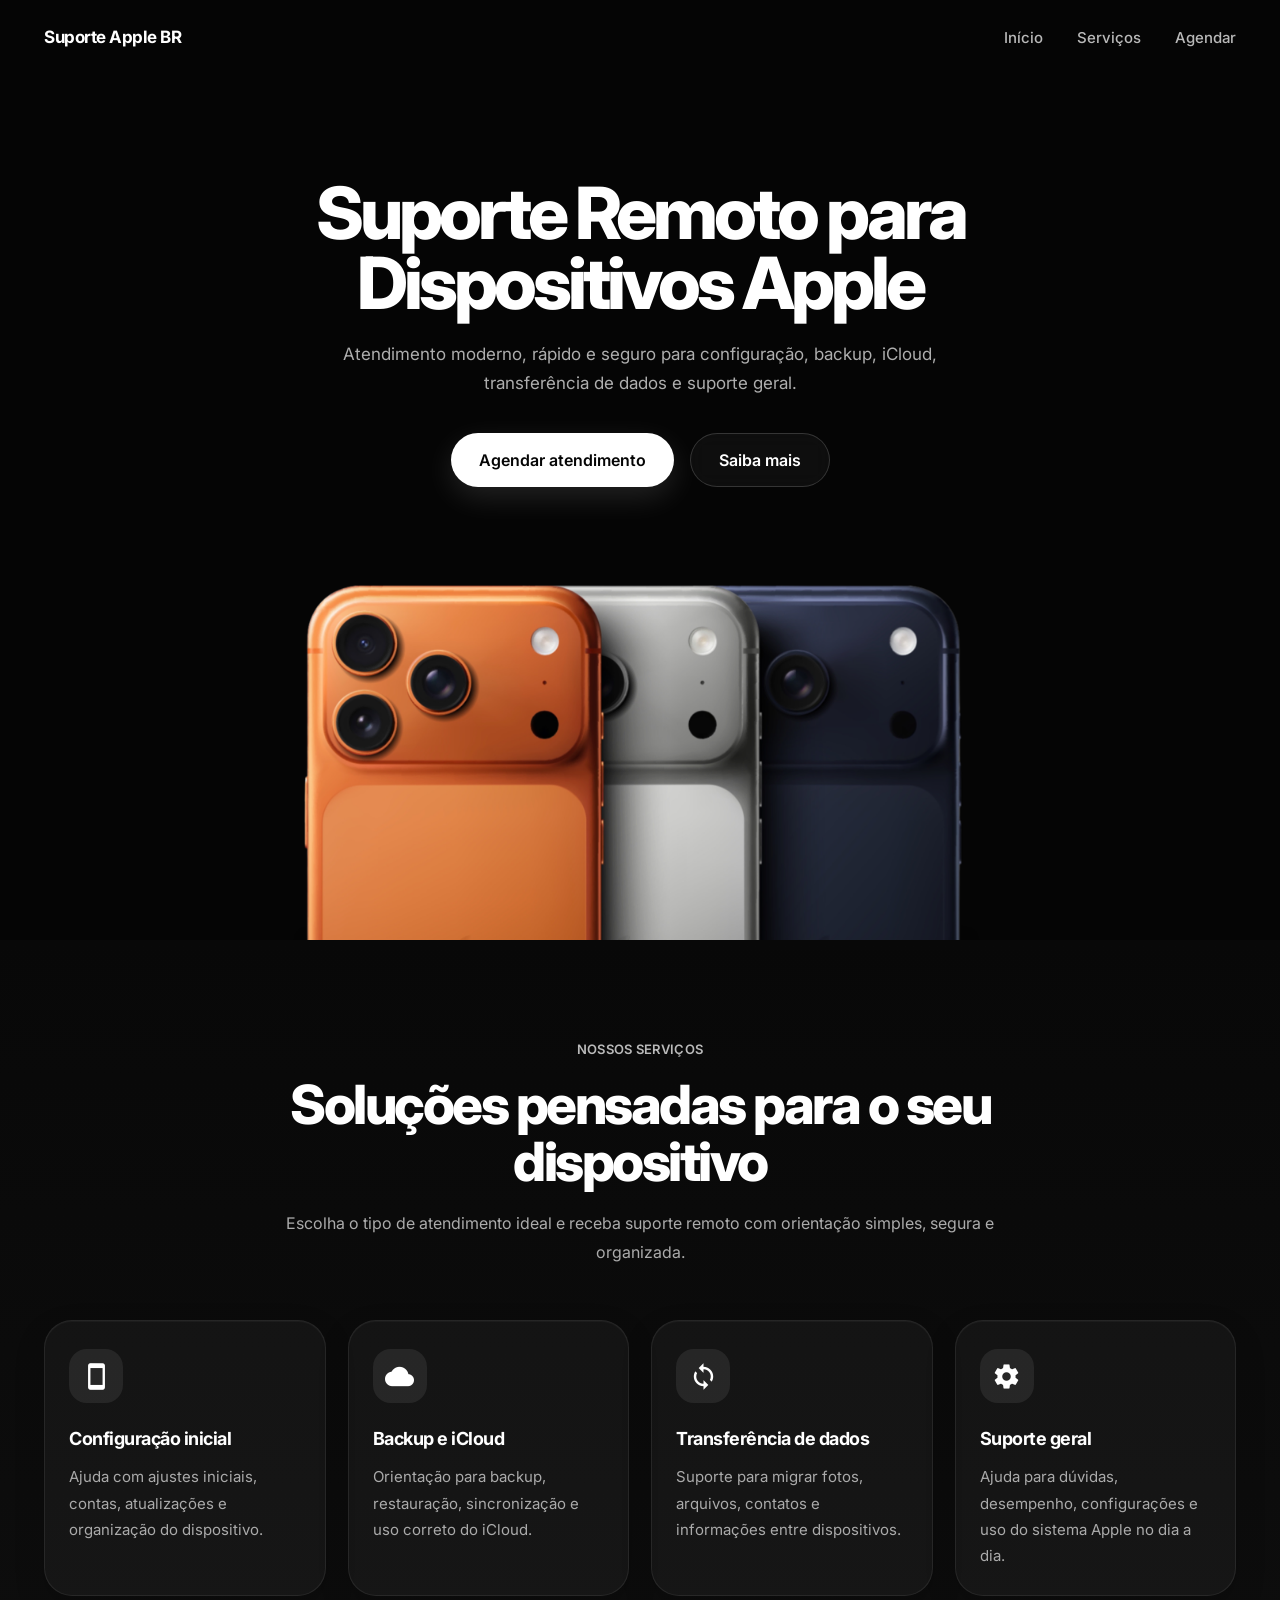
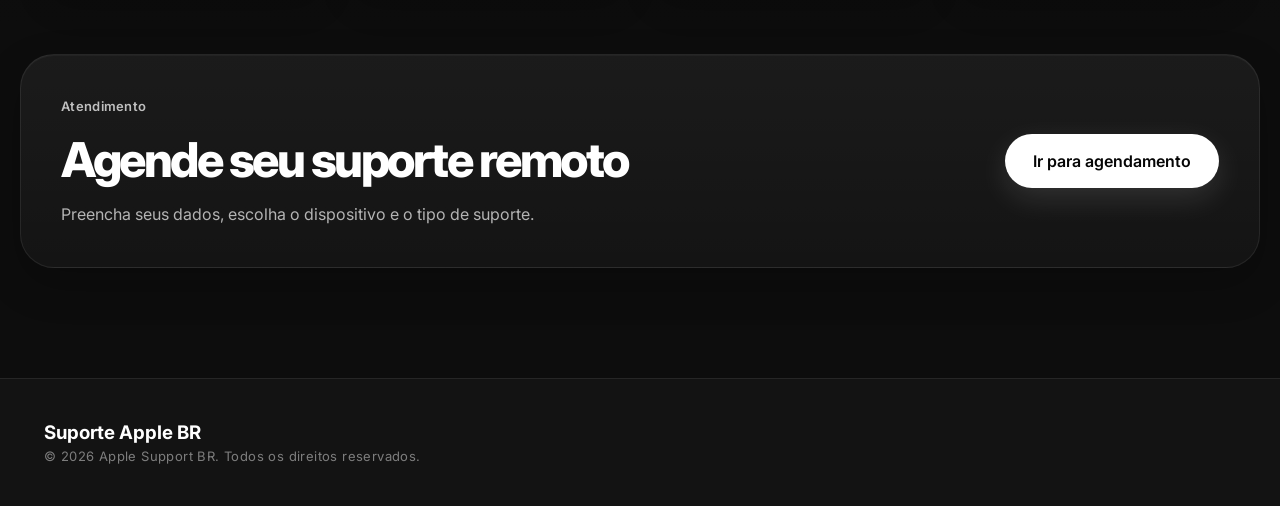
<file: index.html>
<!DOCTYPE html>
<html lang="pt-BR">
<head>
  <meta charset="UTF-8">
  <meta name="viewport" content="width=device-width, initial-scale=1.0">
  <title>Suporte Apple BR</title>

  <link rel="shortcut icon" href="./abas/images/applesupport.ico" type="image/x-icon">
  <link rel="preconnect" href="https://fonts.googleapis.com">
  <link rel="preconnect" href="https://fonts.gstatic.com" crossorigin>
  <link href="https://fonts.googleapis.com/css2?family=Inter:wght@400;500;600;700;800&display=swap" rel="stylesheet">
  <link href="https://fonts.googleapis.com/icon?family=Material+Icons" rel="stylesheet">

  <link rel="stylesheet" href="style.css">
</head>
<body>

  <header class="cabecalho">
    <div class="centro cabecalho-conteudo">
      <a href="./index.html" class="logo">Suporte Apple BR</a>
  
      <nav class="menu">
        <a href="#">Início</a>
        <a href="#servicos">Serviços</a>
        <a href="./abas/agendamento.html">Agendar</a>
      </nav>
    </div>
  </header>

  <main>
    <section class="inicio">
      <div class="centro inicio-conteudo">
        <div class="texto-inicio">
          <h1 class="titulo-inicio" id="titulo-dispositivo">
            Suporte Remoto para <br class="quebra-mobile"> Dispositivos Apple</h1>
          <p class="descricao-inicio" id="descricao-dispositivo">
            Atendimento moderno, rápido e seguro para configuração, backup, iCloud,
            transferência de dados e suporte geral.
          </p>
          <div class="botoes-inicio">
            <a href="abas/agendamento.html" class="botao botao-claro">
              <span class="negrito-mobile">Agendar atendimento</span>
            </a>
            <a href="#servicos" class="botao botao-escuro">Saiba mais</a>
          </div>
        </div>

        <div class="imagem-inicio">
          <img id="imagem-dispositivo" src="./abas/images/IMG_7301.PNG" alt="iPhone em destaque">
        </div>
      </div>
    </section>

    <section class="servicos" id="servicos">
      <div class="centro">
        <div class="topo-secao">
          <p class="mini-titulo">NOSSOS SERVIÇOS</p>
          <h2 class="titulo-secao">Soluções pensadas para o seu dispositivo</h2>
          <p class="texto-secao">
            Escolha o tipo de atendimento ideal e receba suporte remoto com orientação simples, segura e organizada.
          </p>
        </div>

        <div class="grade-servicos">
          <div class="card-servico">
            <span class="material-icons icone-servico">smartphone</span>
            <h3>Configuração inicial</h3>
            <p>Ajuda com ajustes iniciais, contas, atualizações e organização do dispositivo.</p>
          </div>
          <div class="card-servico">
            <span class="material-icons icone-servico">cloud</span>
            <h3>Backup e iCloud</h3>
            <p>Orientação para backup, restauração, sincronização e uso correto do iCloud.</p>
          </div>
          <div class="card-servico">
            <span class="material-icons icone-servico">sync</span>
            <h3>Transferência de dados</h3>
            <p>Suporte para migrar fotos, arquivos, contatos e informações entre dispositivos.</p>
          </div>
          <div class="card-servico">
            <span class="material-icons icone-servico">settings</span>
            <h3>Suporte geral</h3>
            <p>Ajuda para dúvidas, desempenho, configurações e uso do sistema Apple no dia a dia.</p>
          </div>
        </div>
      </div>
    </section>

    <section class="agendamento-destaque">
      <div class="centro caixa-destaque">
        <div class="texto-destaque">
          <p class="mini-titulo">Atendimento</p>
          <h2 class="titulo-destaque">Agende seu suporte remoto</h2>
          <p class="descricao-destaque">
            Preencha seus dados, escolha o dispositivo e o tipo de suporte.
          </p>
        </div>
        <div class="acao-destaque">
          <a href="abas/agendamento.html" class="botao botao-claro">Ir para agendamento</a>
        </div>
      </div>
    </section>
  </main>

  <footer class="rodape">
    <div class="centro rodape-conteudo">
      <div class="rodape-esquerda">
        <h3>Suporte Apple BR</h3>
        <p>© 2026 Apple Support BR. Todos os direitos reservados.</p>
      </div>
    </div>
  </footer>
</body>
</html>
</file>
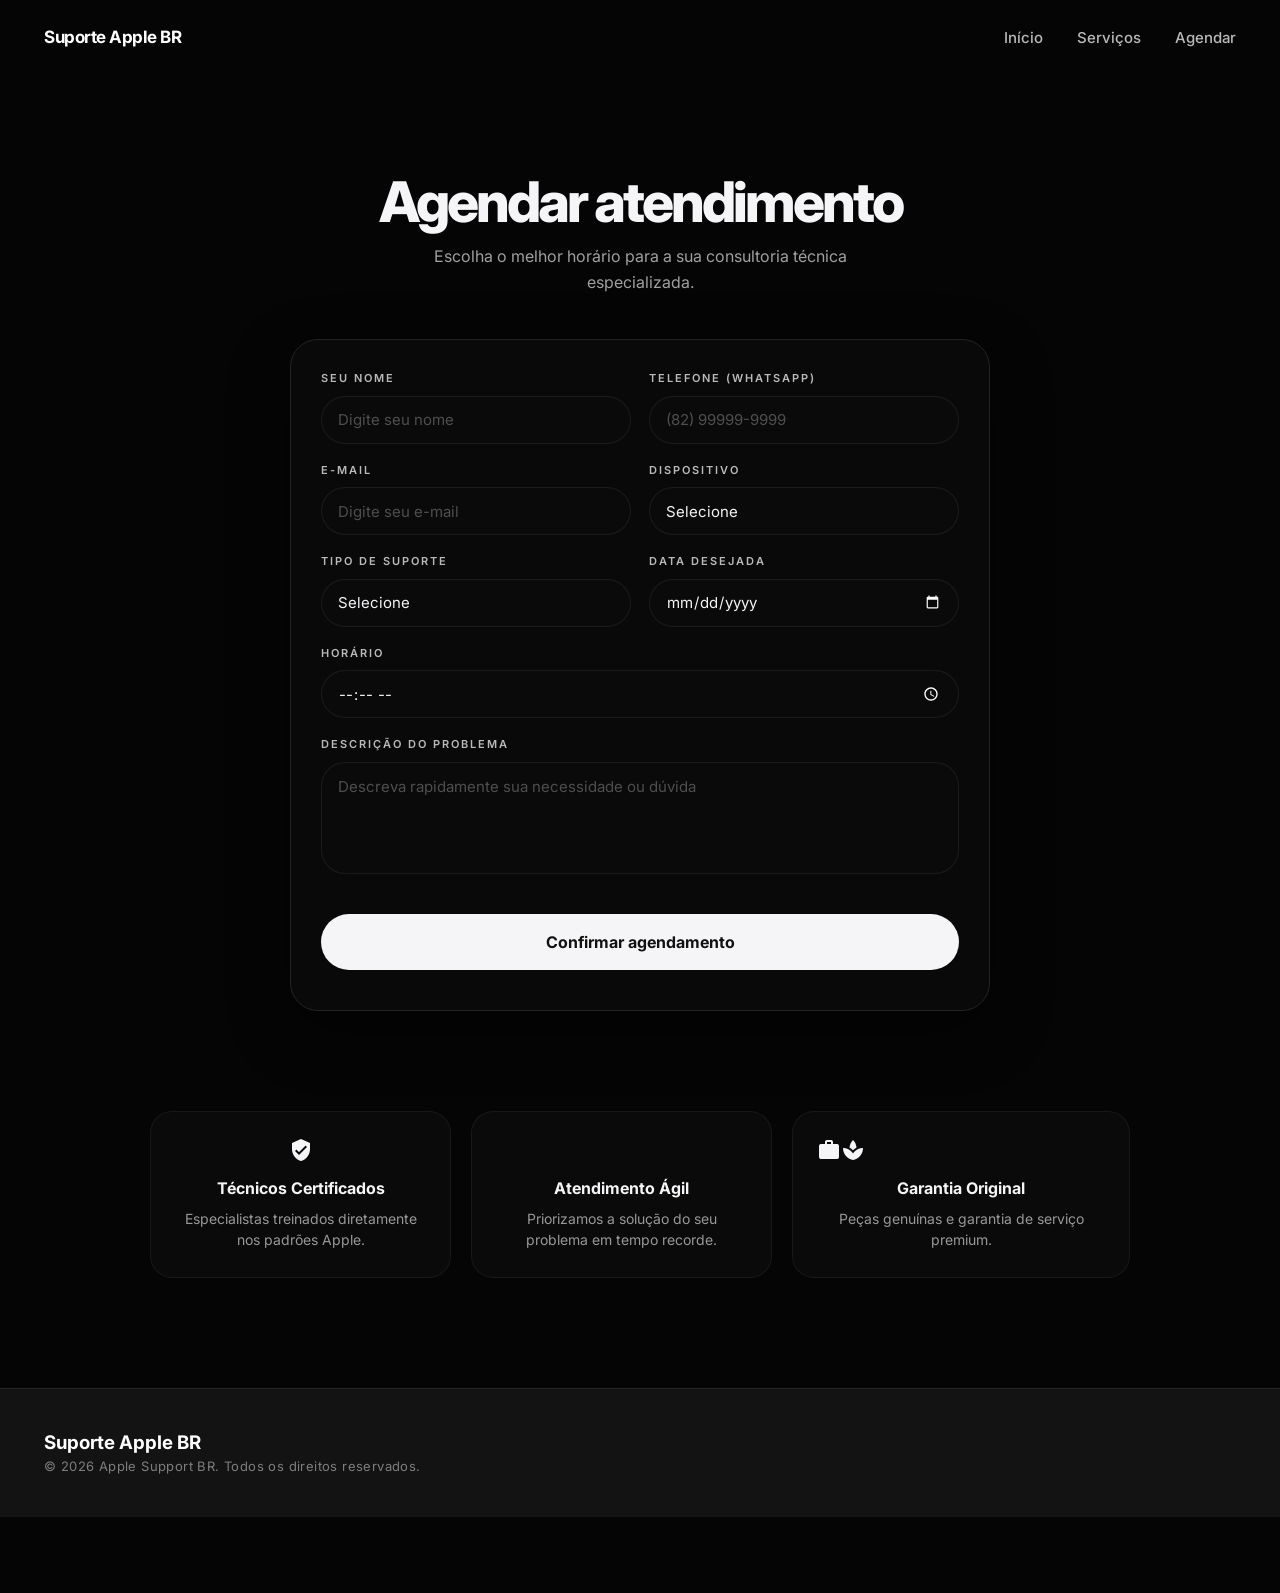
<file: abas/agendamento.html>
<!DOCTYPE html>
<html lang="pt-BR">
<head>
  <meta charset="UTF-8">
  <meta name="viewport" content="width=device-width, initial-scale=1.0">
  <title>Agendar atendimento | Suporte Apple BR</title>

  <link rel="shortcut icon" href="./images/applesupport.ico" type="image/x-icon">
  <link rel="preconnect" href="https://fonts.googleapis.com">
  <link rel="preconnect" href="https://fonts.gstatic.com" crossorigin>
  <link href="https://fonts.googleapis.com/css2?family=Inter:wght@400;500;600;700;800&display=swap" rel="stylesheet">
  <link href="https://fonts.googleapis.com/icon?family=Material+Icons" rel="stylesheet">

  <link rel="stylesheet" href="../style.css">
  <link rel="stylesheet" href="agendamento.css">
</head>
<body>

  <header class="cabecalho">
    <div class="centro cabecalho-conteudo">
      <a href="../index.html" class="logo">Suporte Apple BR</a>

      <nav class="menu">
        <a href="../index.html">Início</a>
        <a href="../index.html#servicos">Serviços</a>
        <a href="#">Agendar</a>
      </nav>
    </div>
  </header>

  <main class="pagina-agendamento">
    <section class="secao-agendamento">
      <div class="centro">

        <div class="topo-agendamento">
          <p class="mini-titulo-agendamento">Atendimento remoto</p>
          <h1 class="titulo-agendamento">Agendar atendimento</h1>
          <p class="subtitulo-agendamento">
            Escolha o melhor horário para a sua consultoria técnica especializada.
          </p>
        </div>

        <div class="caixa-agendamento">
          <div>
            <form class="formulario-agendamento" action="sucesso.html">

              <div class="linha-formulario">
                <div class="grupo-formulario">
                  <label for="nome">SEU NOME</label>
                  <input type="text" id="nome" placeholder="Digite seu nome" required>
                </div>

                <div class="grupo-formulario">
                  <label for="telefone">TELEFONE (WHATSAPP)</label>
                  <input type="tel" id="telefone" placeholder="(82) 99999-9999" required>
                </div>
              </div>

              <div class="linha-formulario">
                <div class="grupo-formulario">
                  <label for="email">E-MAIL</label>
                  <input type="email" id="email" placeholder="Digite seu e-mail">
                </div>

                <div class="grupo-formulario">
                  <label for="dispositivo">DISPOSITIVO</label>
                  <select id="dispositivo" required>
                    <option value="">Selecione</option>

                    <optgroup label="iPhone">
                      <option>iPhone 15</option>
                      <option>iPhone 15 Plus</option>
                      <option>iPhone 15 Pro</option>
                      <option>iPhone 15 Pro Max</option>
                      <option>iPhone 16</option>
                      <option>iPhone 16 Plus</option>
                      <option>iPhone 16 Pro</option>
                      <option>iPhone 16 Pro Max</option>
                      <option>iPhone 16e</option>
                      <option>iPhone 17</option>
                      <option>iPhone 17 Plus</option>
                      <option>iPhone 17 Pro</option>
                      <option>iPhone 17 Pro Max</option>
                      <option>iPhone 17e</option>
                      <option>iPhone Air</option>
                    </optgroup>

                    <optgroup label="iPad">
                      <option>iPad Pro 11"</option>
                      <option>iPad Pro 13"</option>
                      <option>iPad Air</option>
                      <option>iPad</option>
                      <option>iPad mini</option>
                    </optgroup>

                    <optgroup label="MacBook">
                      <option>MacBook Air 13"</option>
                      <option>MacBook Air 15"</option>
                      <option>MacBook Pro 14"</option>
                      <option>MacBook Pro 16"</option>
                    </optgroup>
                  </select>
                </div>
              </div>

              <div class="linha-formulario">
                <div class="grupo-formulario">
                  <label for="suporte">TIPO DE SUPORTE</label>
                  <select id="suporte" required>
                    <option value="">Selecione</option>
                    <option>Configuração inicial</option>
                    <option>Backup / iCloud</option>
                    <option>Transferência de dados</option>
                    <option>Suporte geral</option>
                  </select>
                </div>

                <div class="grupo-formulario">
                  <label for="data">DATA DESEJADA</label>
                  <input type="date" id="data" required>
                </div>
              </div>

              <div class="linha-formulario linha-unica">
                <div class="grupo-formulario">
                  <label for="horario">HORÁRIO</label>
                  <input type="time" id="horario" required>
                </div>
              </div>

              <div class="grupo-formulario">
                <label for="descricao">DESCRIÇÃO DO PROBLEMA</label>
                <textarea id="descricao" placeholder="Descreva rapidamente sua necessidade ou dúvida"></textarea>
              </div>

              <button class="botao-enviar">Confirmar agendamento</button>

            </form>
          </div>
        </div>

        <div class="grade-beneficios">
          <div class="card-beneficio">
            <span class="material-icons">verified_user</span>
            <h3>Técnicos Certificados</h3>
            <p>Especialistas treinados diretamente nos padrões Apple.</p>
          </div>

          <div class="card-beneficio">
            <span class="material-icons">bolt</span>
            <h3>Atendimento Ágil</h3>
            <p>Priorizamos a solução do seu problema em tempo recorde.</p>
          </div>

          <div class="card-beneficio">
            <span class="material-icons">workspace_premium</span>
            <h3>Garantia Original</h3>
            <p>Peças genuínas e garantia de serviço premium.</p>
          </div>
        </div>

      </div>
    </section>
  </main>

  <footer class="rodape">
    <div class="centro rodape-conteudo">
      <div class="rodape-esquerda">
        <h3>Suporte Apple BR</h3>
        <p>© 2026 Apple Support BR. Todos os direitos reservados.</p>
      </div>
    </div>
  </footer>
</body>
</html>
</file>
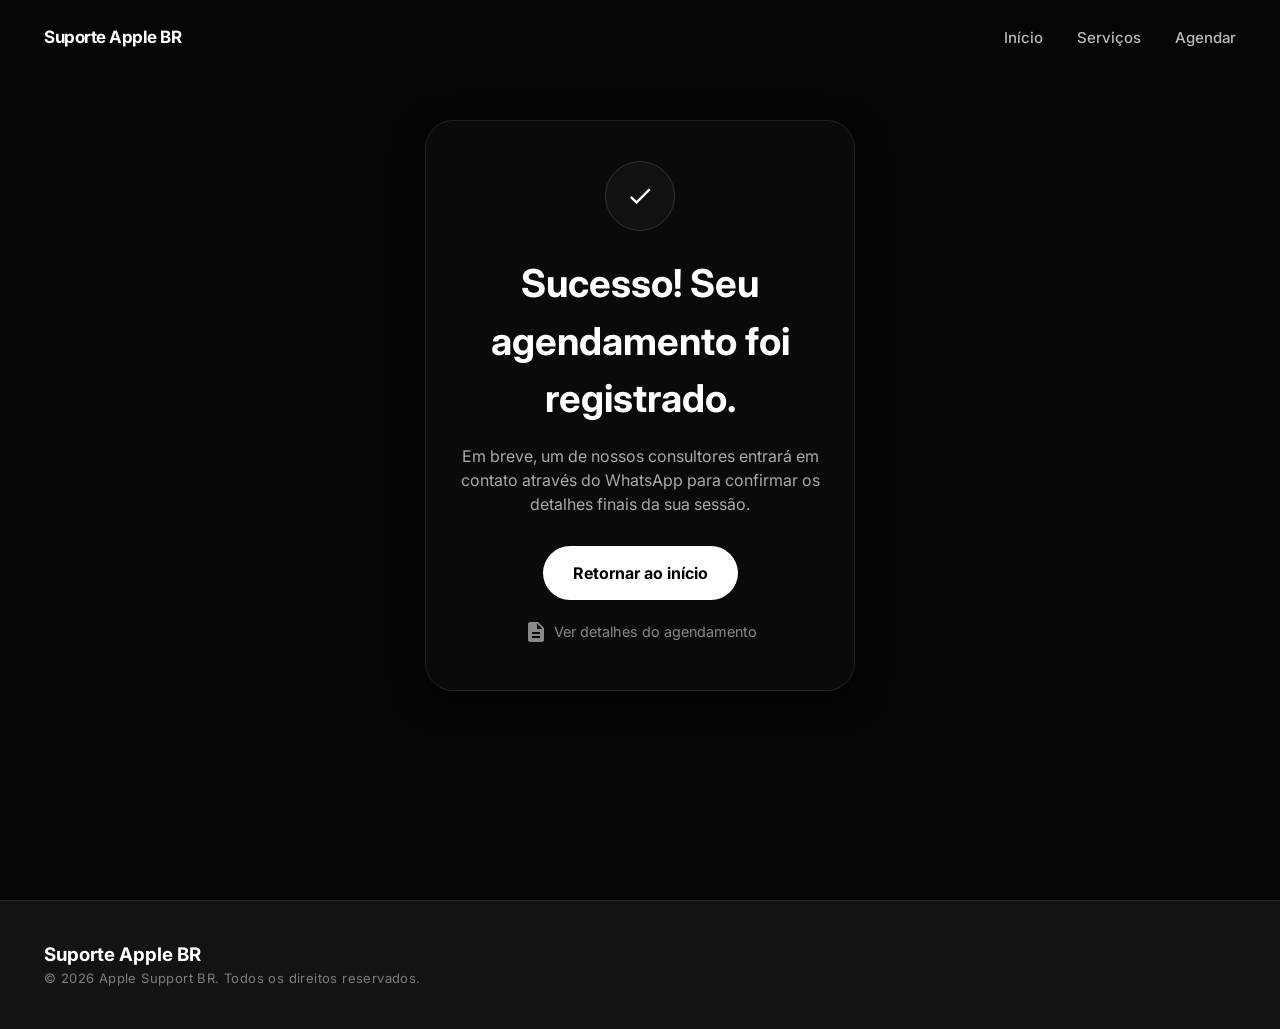
<file: abas/sucesso.html>
<!DOCTYPE html>
<html lang="pt-BR">
<head>
  <meta charset="UTF-8">
  <meta name="viewport" content="width=device-width, initial-scale=1.0">
  <title>Agendamento realizado | Suporte Apple BR</title>

  <link rel="shortcut icon" href="./images/applesupport.ico" type="image/x-icon">
  <link rel="preconnect" href="https://fonts.googleapis.com">
  <link rel="preconnect" href="https://fonts.gstatic.com" crossorigin>
  <link href="https://fonts.googleapis.com/css2?family=Inter:wght@400;500;600;700;800&display=swap" rel="stylesheet">
  <link href="https://fonts.googleapis.com/icon?family=Material+Icons" rel="stylesheet">

  <link rel="stylesheet" href="../style.css">
  <link rel="stylesheet" href="sucesso.css">
</head>
<body data-pagina="sucesso">

  <header class="cabecalho">
    <div class="centro cabecalho-conteudo">
      <a href="../index.html" class="logo">Suporte Apple BR</a>

      <nav class="menu">
        <a href="../index.html">Início</a>
        <a href="../index.html#servicos">Serviços</a>
        <a href="./agendamento.html">Agendar</a>
      </nav>
    </div>
  </header>

  <main class="pagina-sucesso">
    <section class="secao-sucesso">
      <div class="centro">
        <div class="caixa-sucesso">
          <div class="icone-sucesso">
            <span class="material-icons">check</span>
          </div>

          <h1 class="titulo-sucesso">
            Sucesso! Seu<br>
            agendamento foi<br>
            registrado.
          </h1>

          <p class="texto-sucesso">
            Em breve, um de nossos consultores entrará
            em contato através do WhatsApp para
            confirmar os detalhes finais da sua sessão.
          </p>

          <a href="../index.html" class="botao-voltar">Retornar ao início</a>

          <a href="#" class="link-detalhes">
            <span class="material-icons">description</span>
            Ver detalhes do agendamento
          </a>
        </div>
      </div>
    </section>
  </main>

  <footer class="rodape">
    <div class="centro rodape-conteudo">
      <div class="rodape-esquerda">
        <h3>Suporte Apple BR</h3>
        <p>© 2026 Apple Support BR. Todos os direitos reservados.</p>
      </div>

      <div class="rodape-direita">
    </div>
  </footer>
</body>
</html>
</file>
<file: style.css>
:root {
  --preto-principal: #050505;
  --preto-secundario: #0d0d0d;
  --preto-rodape: #131313;
  --branco: #ffffff;
  --branco-hover: #eaeaea;
}

* {
  margin: 0;
  padding: 0;
  box-sizing: border-box;
}

html {
  scroll-behavior: smooth;
}

body {
  font-family: "Inter", sans-serif;
  background-color: var(--preto-principal);
  color: var(--branco);
  line-height: 1.5;
  overflow-x: hidden;
}

img {
  display: block;
  max-width: 100%;
}

a {
  color: inherit;
  text-decoration: none;
}

button {
  font: inherit;
}

.centro {
  width: 100%;
  max-width: 1240px;
  margin: 0 auto;
  padding: 0 24px;
}

.cabecalho {
  position: absolute;
  top: 0;
  left: 0;
  z-index: 1000;
  width: 100%;
  background-color: rgba(0, 0, 0, 0);
}

.cabecalho-conteudo {
  display: flex;
  align-items: center;
  justify-content: space-between;
  min-height: 76px;
}

.logo {
  color: var(--branco);
  font-size: 17px;
  font-weight: 700;
  letter-spacing: -0.5px;
}

.menu {
  display: flex;
  align-items: center;
  gap: 34px;
}

.menu a {
  color: rgba(255, 255, 255, 0.72);
  font-size: 15px;
  font-weight: 500;
  transition: color 0.2s ease, text-shadow 0.2s ease;
}

.menu a:hover {
  color: var(--branco);
  text-shadow: 0 0 8px rgba(255, 255, 255, 0.25);
}

.inicio {
  position: relative;
  overflow: hidden;
  padding-top: 150px;
}

.inicio-conteudo {
  position: relative;
  z-index: 1;
  display: flex;
  flex-direction: column;
  align-items: center;
  text-align: center;
}

.texto-inicio {
  max-width: 860px;
  padding-top: 28px;
}

.titulo-inicio {
  max-width: 900px;
  margin: 0 auto 22px;
  font-size: 72px;
  font-weight: 800;
  line-height: 0.97;
  letter-spacing: -4px;
}

.descricao-inicio {
  max-width: 690px;
  margin: 0 auto;
  color: rgba(255, 255, 255, 0.68);
  font-size: 17px;
  line-height: 1.75;
}

.botoes-inicio {
  display: flex;
  justify-content: center;
  gap: 16px;
  margin-top: 34px;
  flex-wrap: wrap;
}

.botao {
  display: inline-flex;
  align-items: center;
  justify-content: center;
  min-height: 54px;
  padding: 0 28px;
  border-radius: 999px;
  font-size: 16px;
  font-weight: 600;
  transition: background-color 0.2s ease, box-shadow 0.2s ease, border-color 0.2s ease;
}

.botao-claro {
  background-color: var(--branco);
  color: var(--preto-principal);
  box-shadow: 0 10px 30px rgba(255, 255, 255, 0.12);
}

.botao-claro:hover {
  background-color: var(--branco-hover);
  box-shadow: 0 0 18px rgba(255, 255, 255, 0.22);
}

.botao-escuro {
  background-color: rgba(255, 255, 255, 0.04);
  color: var(--branco);
  border: 1px solid rgba(255, 255, 255, 0.16);
  backdrop-filter: blur(10px);
}

.botao-escuro:hover {
  background-color: rgba(255, 255, 255, 0.08);
  box-shadow: 0 0 18px rgba(255, 255, 255, 0.1);
}

.imagem-inicio {
  display: flex;
  justify-content: center;
  width: 100%;
  margin-top: 44px;
  line-height: 0;
}

.imagem-inicio img {
  display: block;
  width: 100%;
  max-width: 950px;
  max-height: 700px;
  margin-bottom: -90px;
}

.servicos {
  padding: 96px 0 28px;
  background: linear-gradient(180deg, #080808 0%, #0d0d0d 100%);
  scroll-margin-top: 100px;
}

.topo-secao {
  max-width: 760px;
  margin: 0 auto 54px;
  text-align: center;
}

.mini-titulo {
  display: inline-block;
  margin-bottom: 18px;
  color: rgba(255, 255, 255, 0.72);
  font-size: 13px;
  font-weight: 600;
  letter-spacing: 0.3px;
}

.titulo-secao {
  margin-bottom: 18px;
  font-size: 54px;
  font-weight: 800;
  line-height: 1.05;
  letter-spacing: -2.5px;
}

.texto-secao {
  color: rgba(255, 255, 255, 0.66);
  font-size: 16px;
  line-height: 1.8;
}

.grade-servicos {
  display: grid;
  grid-template-columns: repeat(4, 1fr);
  gap: 22px;
}

.card-servico {
  min-height: 240px;
  padding: 28px 24px 26px;
  background-color: rgba(255, 255, 255, 0.04);
  border: 1px solid rgba(255, 255, 255, 0.08);
  border-radius: 28px;
  box-shadow: inset 0 1px 0 rgba(255, 255, 255, 0.03), 0 12px 30px rgba(0, 0, 0, 0.18);
  transition: border-color 0.2s ease, background-color 0.2s ease, box-shadow 0.2s ease;
}

.card-servico:hover {
  background-color: rgba(255, 255, 255, 0.05);
  border-color: rgba(255, 255, 255, 0.16);
  box-shadow: inset 0 1px 0 rgba(255, 255, 255, 0.03), 0 0 18px rgba(255, 255, 255, 0.08);
}

.icone-servico {
  display: inline-flex;
  align-items: center;
  justify-content: center;
  width: 54px;
  height: 54px;
  margin-bottom: 22px;
  background-color: rgba(255, 255, 255, 0.08);
  color: var(--branco);
  font-size: 29px;
  border-radius: 18px;
}

.card-servico h3 {
  margin-bottom: 12px;
  font-size: 18px;
  font-weight: 700;
  letter-spacing: -0.5px;
}

.card-servico p {
  color: rgba(255, 255, 255, 0.64);
  font-size: 15px;
  line-height: 1.75;
}

.agendamento-destaque {
  padding: 30px 0 110px;
  background-color: var(--preto-secundario);
}

.caixa-destaque {
  display: flex;
  align-items: center;
  justify-content: space-between;
  gap: 28px;
  padding: 38px 40px;
  background: linear-gradient(180deg, rgba(255, 255, 255, 0.06), rgba(255, 255, 255, 0.03));
  border: 1px solid rgba(255, 255, 255, 0.08);
  border-radius: 34px;
  box-shadow: inset 0 1px 0 rgba(255, 255, 255, 0.04), 0 16px 40px rgba(0, 0, 0, 0.22);
  transition: border-color 0.2s ease, box-shadow 0.2s ease;
}

.caixa-destaque:hover {
  border-color: rgba(255, 255, 255, 0.35);
  box-shadow: inset 0 1px 0 rgba(255, 255, 255, 0.04), 0 0 20px rgba(255, 255, 255, 0.08);
}

.texto-destaque {
  max-width: 680px;
}

.titulo-destaque {
  margin-bottom: 14px;
  font-size: 48px;
  font-weight: 800;
  line-height: 1.06;
  letter-spacing: -2.5px;
}

.descricao-destaque {
  color: rgba(255, 255, 255, 0.68);
  font-size: 16px;
  line-height: 1.8;
}


.rodape {
  padding: 40px 0;
  background-color: var(--preto-rodape);
  border-top: 1px solid rgba(255, 255, 255, 0.08);
}

.rodape-conteudo {
  display: flex;
  align-items: center;
  justify-content: space-between;
  flex-wrap: wrap;
}

.rodape-esquerda p {
  color: rgba(255, 255, 255, 0.45);
  font-size: 13px;
  letter-spacing: 0.4px;
}

.rodape-direita {
  display: flex;
  gap: 28px;
}

.rodape-direita a {
  color: rgba(255, 255, 255, 0.45);
  font-size: 12px;
  letter-spacing: 1px;
}

.rodape-direita a:hover {
  color: var(--branco);
}

.quebra-mobile {
  display: none;
}

@media (max-width: 1024px) {
  .centro {
    padding: 0 24px;
  }

  .menu {
    display: none;
  }

  .inicio {
    position: relative;
    z-index: 1;
    min-height: auto;
    padding-top: 100px;
    padding-bottom: 0;
  }

  .quebra-mobile {
    display: block;
  }

  .inicio-conteudo {
    display: flex;
    flex-direction: column;
    align-items: center;
    min-height: auto;
    padding-bottom: 0;
    text-align: center;
  }

  .texto-inicio {
    padding-top: 35px;
  }

  .titulo-inicio {
    max-width: 340px;
    font-size: 34px;
    line-height: 1.18;
    letter-spacing: -1.5px;
  }

  .descricao-inicio {
    color: rgba(255, 255, 255, 0.6);
    font-size: 16px;
  }

  .botoes-inicio {
    flex-direction: column;
    width: 100%;
    gap: 17px;
  }

  .negrito-mobile {
    font-weight: 800;
  }

  .botao {
    width: 100%;
  }

  .imagem-inicio {
    position: relative;
    z-index: 1;
    display: flex;
    justify-content: center;
    width: 100%;
    margin-top: 40px;
    margin-bottom: 0;
    overflow: hidden;
    line-height: 0;
  }

  .imagem-inicio img {
    display: block;
    width: 100%;
    max-width: 950px;
    margin-bottom: 0;
    position: static;
    transform: translateY(30px) scale(1.3);
  }

  .servicos {
    z-index: 0;
    padding-top: 60px;
    padding-bottom: 40px;
  }

  .titulo-secao {
    font-size: 35px;
  }

  .grade-servicos {
    grid-template-columns: 1fr;
    gap: 16px;
  }

  .card-servico {
    min-height: auto;
  }

  .agendamento-destaque::before {
    content: "";
    display: block;
    width: 150px;
    height: 1px;
    margin: 0 auto 50px;
    background-color: rgba(255, 255, 255, 0.1);
  }

  .caixa-destaque {
    flex-direction: column;
    width: auto;
    margin: 0 10px;
    padding: 40px 24px;
    gap: 30px;
    text-align: center;
  }

  .titulo-destaque {
    font-size: 29px;
  }

  .acao-destaque {
    width: 100%;
  }
}
</file>
<file: abas/agendamento.css>
.pagina-agendamento {
  min-height: 100vh;
  background: #050505;
}

.secao-agendamento {
  margin-top: -76px;
  padding: 250px 0 110px;
}

.topo-agendamento {
  max-width: 760px;
  margin: 0 auto 44px;
  text-align: center;
}

.mini-titulo-agendamento {
  display: none;
}

.titulo-agendamento {
  font-size: 56px;
  line-height: 1;
  font-weight: 800;
  letter-spacing: -3px;
  color: #f5f5f7;
  margin-bottom: 14px;
}

.subtitulo-agendamento {
  max-width: 500px;
  margin: 0 auto;
  font-size: 16px;
  line-height: 1.6;
  color: rgba(255, 255, 255, 0.62);
}

.caixa-agendamento {
  max-width: 700px;
  margin: 0 auto;
  padding: 30px 30px 40px;
  border-radius: 28px;
  background: rgba(10, 10, 10, 0.92);
  border: 1px solid rgb(36, 36, 36);
  box-shadow: 0 20px 60px rgba(0, 0, 0, 0.45);
}

.formulario-agendamento {
  width: 100%;
}

.linha-formulario {
  display: flex;
  gap: 18px;
  margin-bottom: 18px;
}

.linha-formulario .grupo-formulario {
  width: 50%;
}

.linha-unica .grupo-formulario {
  width: 100%;
}

.grupo-formulario {
  display: flex;
  flex-direction: column;
}

.grupo-formulario label {
  margin-bottom: 9px;
  font-size: 11px;
  font-weight: 600;
  letter-spacing: 2px;
  color: rgba(255, 255, 255, 0.72);
}

input[type="date"],
input[type="time"] {
  color-scheme: dark;
}

.grupo-formulario input,
.grupo-formulario select,
.grupo-formulario textarea {
  width: 100%;
  height: 48px;
  padding: 0 16px;
  border-radius: 35px;
  border: 1px solid rgba(255, 255, 255, 0.07);
  background: #0a0a0a;
  color: #f5f5f7;
  font-size: 15px;
  font-family: 'Inter', sans-serif;
  outline: none;
}

.grupo-formulario input::placeholder,
.grupo-formulario textarea::placeholder {
  color: rgba(255, 255, 255, 0.28);
}

.grupo-formulario input:focus,
.grupo-formulario select:focus,
.grupo-formulario textarea:focus {
  border-color: rgba(255, 255, 255, 0.14);
  background: #0d0d0d;
}

.grupo-formulario textarea {
  min-height: 112px;
  resize: none;
  padding: 14px 16px;
  border-radius: 24px;
}

.grupo-formulario select {
  appearance: none;
  padding-right: 42px;
}

.botao-enviar {
  width: 100%;
  height: 56px;
  margin-top: 40px;
  border: none;
  border-radius: 999px;
  background: #f5f5f7;
  color: #111111;
  font-size: 16px;
  font-weight: 700;
  cursor: pointer;
}

.botao-enviar:hover {
  background: #ffffff;
}

.grade-beneficios {
  max-width: 980px;
  margin: 100px auto 0;
  display: flex;
  gap: 20px;
}

.card-beneficio {
  flex: 1;
  min-height: 146px;
  padding: 26px 24px;
  border-radius: 22px;
  background: #0a0a0a;
  border: 1px solid rgba(255, 255, 255, 0.06);
  text-align: center;
}

.card-beneficio:hover {
  transform: scale(1.01);
  border-color: rgba(255, 255, 255, 0.2);
  box-shadow: 0 0 40px rgba(255, 255, 255, 0.04);
}

.card-beneficio .material-icons {
  font-size: 24px;
  color: #f5f5f7;
  margin-bottom: 14px;
}

.card-beneficio h3 {
  font-size: 16px;
  font-weight: 700;
  color: #f5f5f7;
  margin-bottom: 8px;
}

.card-beneficio p {
  font-size: 14px;
  line-height: 1.55;
  color: rgba(255, 255, 255, 0.58);
}

@media (max-width: 1024px) {
  .secao-agendamento {
    padding: 210px 0 60px;
  }

  .titulo-agendamento {
    font-size: 38px;
  }

  .subtitulo-agendamento {
    padding: 0 16px;
  }

  .caixa-agendamento {
    margin: 0 12px;
    padding: 30px 20px;
    width: auto;
    border: 1px solid rgba(255, 255, 255, 0.12);
    box-shadow: 0 20px 60px rgba(0, 0, 0, 0.5);
  }

  .linha-formulario {
    flex-direction: column;
    gap: 16px;
    margin-bottom: 16px;
  }

  .linha-formulario .grupo-formulario {
    width: 100%;
  }

  .grade-beneficios {
    flex-direction: column;
    margin: 60px 20px 0;
    width: auto;
  }

  .card-beneficio {
    min-height: auto;
  }
}
</file>
<file: abas/sucesso.css>
.pagina-sucesso {
  min-height: 100vh;
  background-color: #050505;
}

.secao-sucesso {
  padding: 120px 0 80px;
}

.caixa-sucesso {
  max-width: 430px;
  margin: 0 auto;
  padding: 40px 30px;
  border-radius: 28px;
  text-align: center;
  background-color: #0a0a0a;
  border: 1px solid #222222;
  box-shadow: 0 10px 30px rgba(0, 0, 0, 0.5);
}

.icone-sucesso {
  width: 70px;
  height: 70px;
  margin: 0 auto 24px;
  border-radius: 50%;
  display: flex;
  align-items: center;
  justify-content: center;
  background-color: #111111;
  border: 1px solid #333333;
}

.icone-sucesso .material-icons {
  font-size: 28px;
  color: #ffffff;
}

.titulo-sucesso {
  font-size: 2.4rem;
  font-weight: bold;
  color: #ffffff;
  margin-bottom: 16px;
}

.texto-sucesso {
  font-size: 1rem;
  color: #aaaaaa;
  margin-bottom: 30px;
}

.botao-voltar {
  display: inline-block;
  padding: 15px 30px;
  border-radius: 50px;
  background-color: #ffffff;
  color: #000000;
  font-weight: bold;
  transition: 0.3s;
}

.botao-voltar:hover {
  background-color: #dddddd;
}

.link-detalhes {
  margin-top: 20px;
  display: inline-flex;
  align-items: center;
  gap: 6px;
  font-size: 0.9rem;
  color: #888888;
}

.link-detalhes:hover {
  color: #ffffff;
}
</file>
